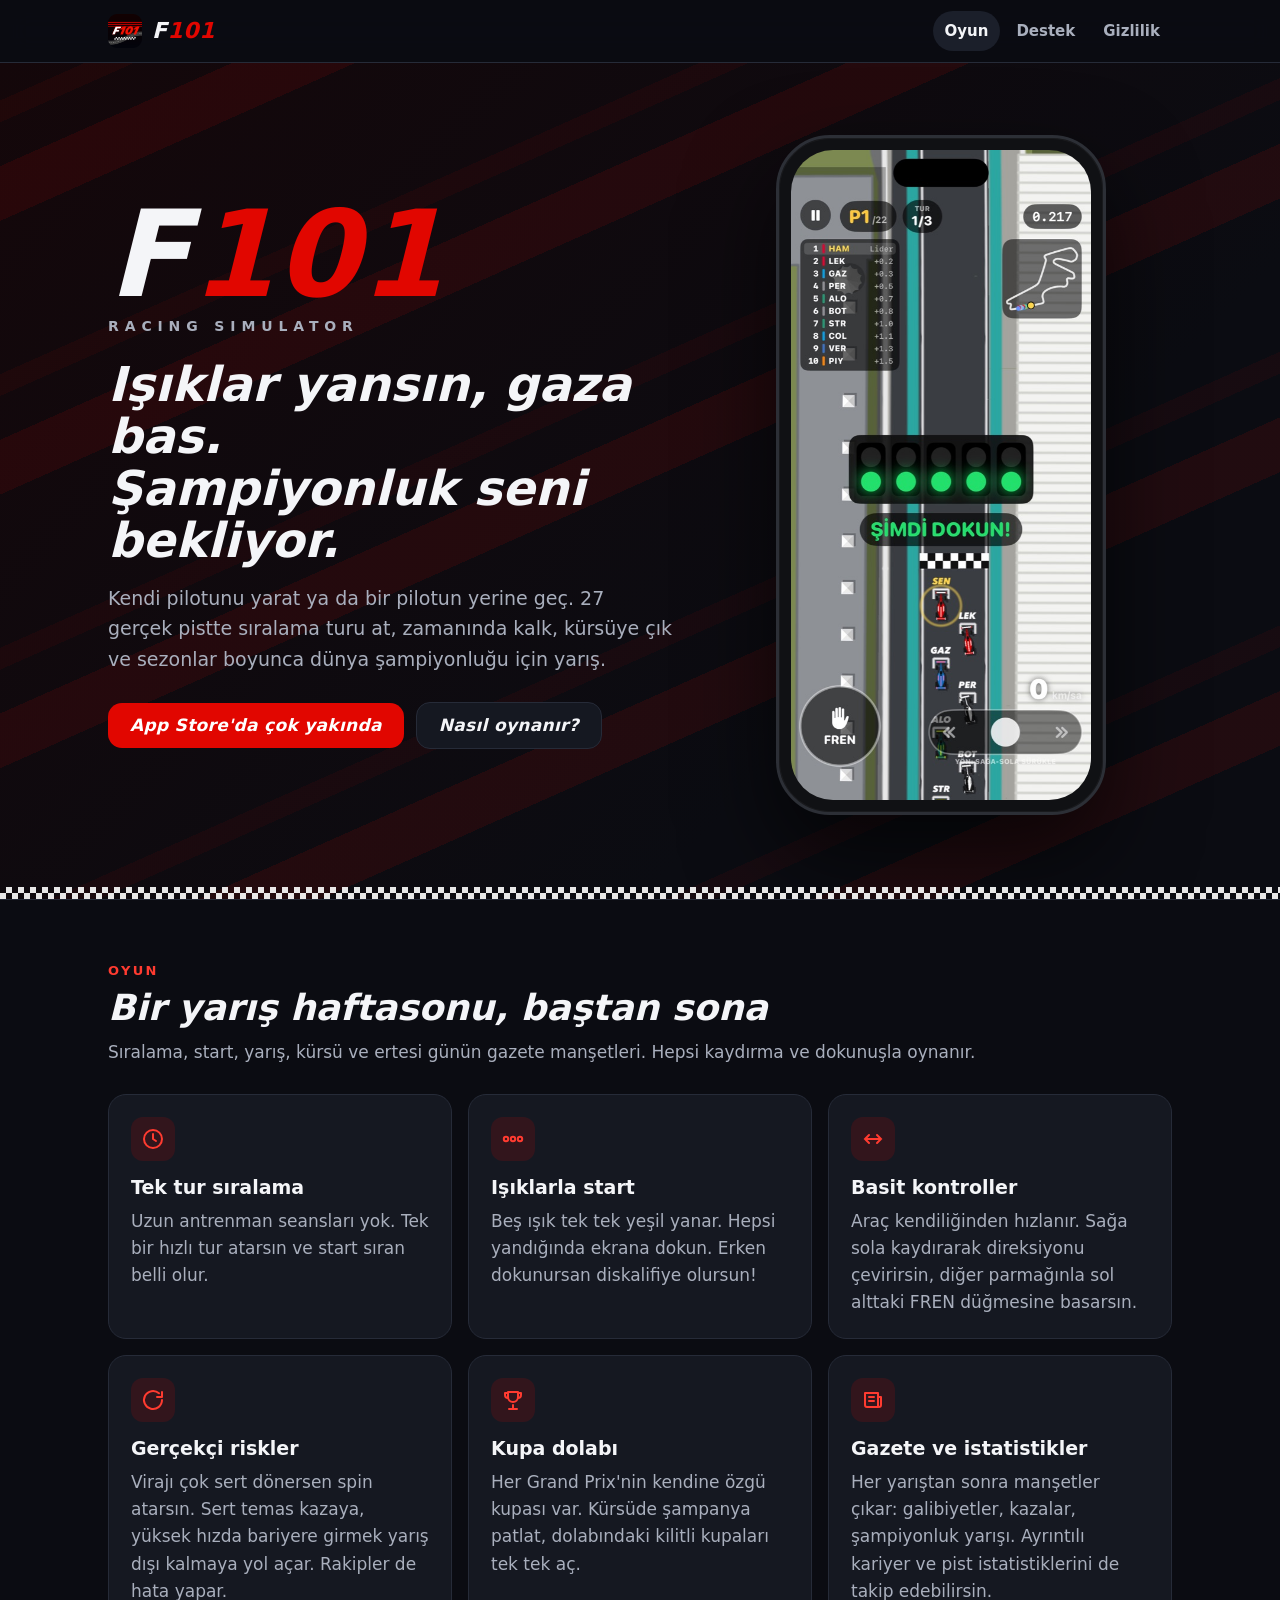
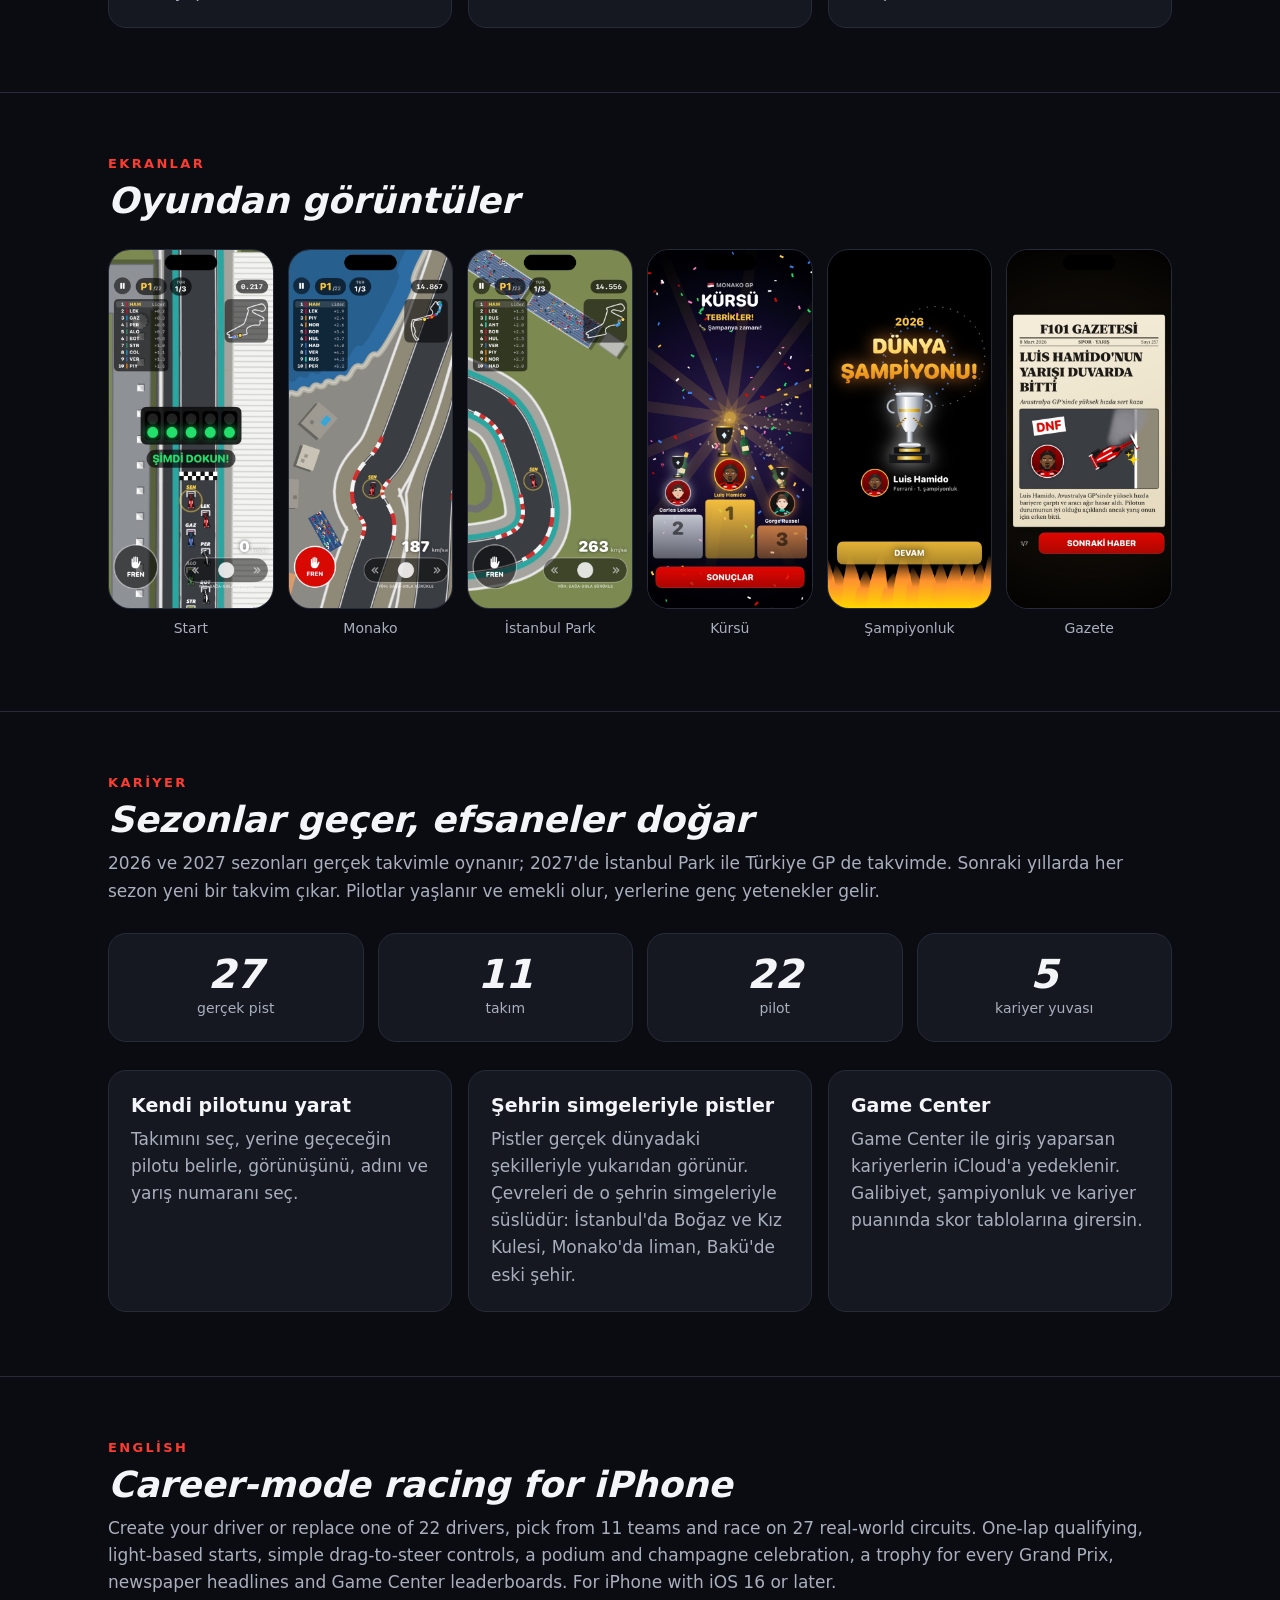
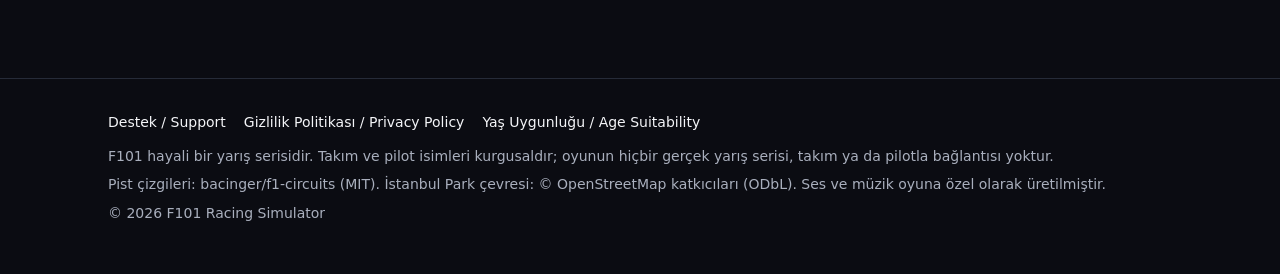
<file: index.html>
<!doctype html>
<html lang="tr">
<head>
  <meta charset="utf-8">
  <meta name="viewport" content="width=device-width, initial-scale=1">
  <title>F101 Racing Simulator</title>
  <meta name="description" content="F101 Racing Simulator: kendi pilotunu yarat, takımını seç ve 27 gerçek pistte dünya şampiyonluğu için yarış. iPhone için kariyer modlu yarış oyunu.">
  <meta name="theme-color" content="#0b0c12">
  <meta property="og:title" content="F101 Racing Simulator">
  <meta property="og:description" content="Kariyer modlu yarış simülatörü: 27 gerçek pist, 11 takım, sezonlar, kupalar ve dünya şampiyonluğu.">
  <meta property="og:image" content="https://demirunluer.github.io/F101RacingSimulator-site/assets/og.jpg">
  <meta property="og:type" content="website">
  <meta name="twitter:card" content="summary_large_image">
  <link rel="icon" href="assets/icon.png">
  <link rel="apple-touch-icon" href="assets/icon.png">
  <link rel="stylesheet" href="style.css">
</head>
<body>
  <header class="site">
    <div class="wrap">
      <a class="brand" href="index.html"><img src="assets/icon.png" alt=""><span>F<b>101</b></span></a>
      <nav class="site">
        <a class="on" href="index.html">Oyun</a>
        <a href="support.html">Destek</a>
        <a href="privacy.html">Gizlilik</a>
      </nav>
    </div>
  </header>

  <section class="hero">
    <div class="wrap">
      <div>
        <p class="logo-big">F<b>101</b></p>
        <p class="logo-sub">RACING SIMULATOR</p>
        <h1>Işıklar yansın, gaza bas.<br>Şampiyonluk seni bekliyor.</h1>
        <p class="lead">Kendi pilotunu yarat ya da bir pilotun yerine geç. 27 gerçek pistte sıralama turu at,
          zamanında kalk, kürsüye çık ve sezonlar boyunca dünya şampiyonluğu için yarış.</p>
        <div class="cta">
          <span class="btn" id="store-soon" aria-disabled="true">App Store'da çok yakında</span>
          <a class="btn" id="store-link" href="#" hidden>App Store'dan İndir</a>
          <a class="btn ghost" href="support.html">Nasıl oynanır?</a>
        </div>
      </div>
      <div class="phone"><img src="assets/1_start-isiklari.jpg" alt="Start ışıkları: beş ışık yeşil, ŞİMDİ DOKUN yazısı ve start ızgarasındaki araçlar"></div>
    </div>
    <div class="checker"></div>
  </section>

  <main>
    <section class="block">
      <div class="wrap">
        <p class="kicker">Oyun</p>
        <h2>Bir yarış haftasonu, baştan sona</h2>
        <p class="muted">Sıralama, start, yarış, kürsü ve ertesi günün gazete manşetleri. Hepsi kaydırma ve dokunuşla oynanır.</p>
        <div class="grid">
          <div class="card">
            <div class="icon"><svg viewBox="0 0 24 24" fill="none" stroke="currentColor" stroke-width="2" stroke-linecap="round" stroke-linejoin="round" aria-hidden="true"><circle cx="12" cy="12" r="9"/><path d="M12 7v5l3 2"/></svg></div>
            <h3>Tek tur sıralama</h3>
            <p class="muted">Uzun antrenman seansları yok. Tek bir hızlı tur atarsın ve start sıran belli olur.</p>
          </div>
          <div class="card">
            <div class="icon"><svg viewBox="0 0 24 24" fill="none" stroke="currentColor" stroke-width="2" aria-hidden="true"><circle cx="5" cy="12" r="2.2"/><circle cx="12" cy="12" r="2.2"/><circle cx="19" cy="12" r="2.2"/></svg></div>
            <h3>Işıklarla start</h3>
            <p class="muted">Beş ışık tek tek yeşil yanar. Hepsi yandığında ekrana dokun. Erken dokunursan diskalifiye olursun!</p>
          </div>
          <div class="card">
            <div class="icon"><svg viewBox="0 0 24 24" fill="none" stroke="currentColor" stroke-width="2" stroke-linecap="round" aria-hidden="true"><path d="M4 12h16M8 8l-4 4 4 4M16 8l4 4-4 4"/></svg></div>
            <h3>Basit kontroller</h3>
            <p class="muted">Araç kendiliğinden hızlanır. Sağa sola kaydırarak direksiyonu çevirirsin, diğer parmağınla sol alttaki FREN düğmesine basarsın.</p>
          </div>
          <div class="card">
            <div class="icon"><svg viewBox="0 0 24 24" fill="none" stroke="currentColor" stroke-width="2" stroke-linecap="round" stroke-linejoin="round" aria-hidden="true"><path d="M21 12a9 9 0 1 1-3-6.7"/><path d="M21 4v5h-5"/></svg></div>
            <h3>Gerçekçi riskler</h3>
            <p class="muted">Virajı çok sert dönersen spin atarsın. Sert temas kazaya, yüksek hızda bariyere girmek yarış dışı kalmaya yol açar. Rakipler de hata yapar.</p>
          </div>
          <div class="card">
            <div class="icon"><svg viewBox="0 0 24 24" fill="none" stroke="currentColor" stroke-width="2" stroke-linecap="round" stroke-linejoin="round" aria-hidden="true"><path d="M8 21h8M12 17v4M7 4h10v5a5 5 0 0 1-10 0V4z"/><path d="M17 5h3v2a3 3 0 0 1-3 3M7 5H4v2a3 3 0 0 0 3 3"/></svg></div>
            <h3>Kupa dolabı</h3>
            <p class="muted">Her Grand Prix'nin kendine özgü kupası var. Kürsüde şampanya patlat, dolabındaki kilitli kupaları tek tek aç.</p>
          </div>
          <div class="card">
            <div class="icon"><svg viewBox="0 0 24 24" fill="none" stroke="currentColor" stroke-width="2" stroke-linecap="round" stroke-linejoin="round" aria-hidden="true"><path d="M4 5h13v14H6a2 2 0 0 1-2-2V5z"/><path d="M17 9h3v8a2 2 0 0 1-2 2"/><path d="M8 9h5M8 13h5"/></svg></div>
            <h3>Gazete ve istatistikler</h3>
            <p class="muted">Her yarıştan sonra manşetler çıkar: galibiyetler, kazalar, şampiyonluk yarışı. Ayrıntılı kariyer ve pist istatistiklerini de takip edebilirsin.</p>
          </div>
        </div>
      </div>
    </section>

    <section class="block">
      <div class="wrap">
        <p class="kicker">Ekranlar</p>
        <h2>Oyundan görüntüler</h2>
        <div class="shots">
          <figure><img src="assets/1_start-isiklari.jpg" alt="Start ışıkları ve start ızgarası" loading="lazy"><figcaption>Start</figcaption></figure>
          <figure><img src="assets/2_monako-yaris.jpg" alt="Monako'da liman kenarında yarış" loading="lazy"><figcaption>Monako</figcaption></figure>
          <figure><img src="assets/3_istanbul-yaris.jpg" alt="İstanbul Park'ta yarış" loading="lazy"><figcaption>İstanbul Park</figcaption></figure>
          <figure><img src="assets/4_kursu.jpg" alt="Kürsü ve kupalar" loading="lazy"><figcaption>Kürsü</figcaption></figure>
          <figure><img src="assets/5_dunya-sampiyonu.jpg" alt="Dünya şampiyonluğu kutlaması" loading="lazy"><figcaption>Şampiyonluk</figcaption></figure>
          <figure><img src="assets/6_gazete.jpg" alt="Yarış sonrası gazete manşeti" loading="lazy"><figcaption>Gazete</figcaption></figure>
        </div>
      </div>
    </section>

    <section class="block">
      <div class="wrap">
        <p class="kicker">Kariyer</p>
        <h2>Sezonlar geçer, efsaneler doğar</h2>
        <p class="muted">2026 ve 2027 sezonları gerçek takvimle oynanır; 2027'de İstanbul Park ile Türkiye GP de takvimde.
          Sonraki yıllarda her sezon yeni bir takvim çıkar. Pilotlar yaşlanır ve emekli olur, yerlerine genç yetenekler gelir.</p>
        <div class="stats">
          <div class="stat"><b>27</b><span>gerçek pist</span></div>
          <div class="stat"><b>11</b><span>takım</span></div>
          <div class="stat"><b>22</b><span>pilot</span></div>
          <div class="stat"><b>5</b><span>kariyer yuvası</span></div>
        </div>
        <div class="grid">
          <div class="card">
            <h3>Kendi pilotunu yarat</h3>
            <p class="muted">Takımını seç, yerine geçeceğin pilotu belirle, görünüşünü, adını ve yarış numaranı seç.</p>
          </div>
          <div class="card">
            <h3>Şehrin simgeleriyle pistler</h3>
            <p class="muted">Pistler gerçek dünyadaki şekilleriyle yukarıdan görünür. Çevreleri de o şehrin simgeleriyle süslüdür: İstanbul'da Boğaz ve Kız Kulesi, Monako'da liman, Bakü'de eski şehir.</p>
          </div>
          <div class="card">
            <h3>Game Center</h3>
            <p class="muted">Game Center ile giriş yaparsan kariyerlerin iCloud'a yedeklenir. Galibiyet, şampiyonluk ve kariyer puanında skor tablolarına girersin.</p>
          </div>
        </div>
      </div>
    </section>

    <section class="block">
      <div class="wrap">
        <p class="kicker">English</p>
        <h2>Career-mode racing for iPhone</h2>
        <p class="muted">Create your driver or replace one of 22 drivers, pick from 11 teams and race on 27 real-world circuits.
          One-lap qualifying, light-based starts, simple drag-to-steer controls, a podium and champagne celebration,
          a trophy for every Grand Prix, newspaper headlines and Game Center leaderboards. For iPhone with iOS 16 or later.</p>
      </div>
    </section>
  </main>

  <footer class="site">
    <div class="wrap">
      <div class="links">
        <a href="support.html">Destek / Support</a>
        <a href="privacy.html">Gizlilik Politikası / Privacy Policy</a>
        <a href="#" data-store hidden>App Store</a>
        <a href="age.html">Yaş Uygunluğu / Age Suitability</a>
      </div>
      <p>F101 hayali bir yarış serisidir. Takım ve pilot isimleri kurgusaldır; oyunun hiçbir gerçek yarış serisi, takım ya da pilotla bağlantısı yoktur.</p>
      <p>Pist çizgileri: bacinger/f1-circuits (MIT). İstanbul Park çevresi: © OpenStreetMap katkıcıları (ODbL). Ses ve müzik oyuna özel olarak üretilmiştir.</p>
      <p>© 2026 F101 Racing Simulator</p>
    </div>
  </footer>
  <script>
    // Oyun App Store'da yayınlandığında "çok yakında" yerine mağaza bağlantısı kendiliğinden görünür.
    (async () => {
      for (const country of ["tr", "us"]) {
        try {
          const r = await fetch("https://itunes.apple.com/lookup?bundleId=com.demirunluer.F101RacingSimulator&country=" + country);
          const app = (await r.json()).results?.[0];
          if (!app?.trackViewUrl) continue;
          const link = document.getElementById("store-link");
          link.href = app.trackViewUrl;
          link.hidden = false;
          document.getElementById("store-soon").hidden = true;
          document.querySelectorAll("[data-store]").forEach(a => { a.href = app.trackViewUrl; a.hidden = false; });
          return;
        } catch (e) { /* bağlantı yoksa "çok yakında" kalır */ }
      }
    })();
  </script>
</body>
</html>
</file>
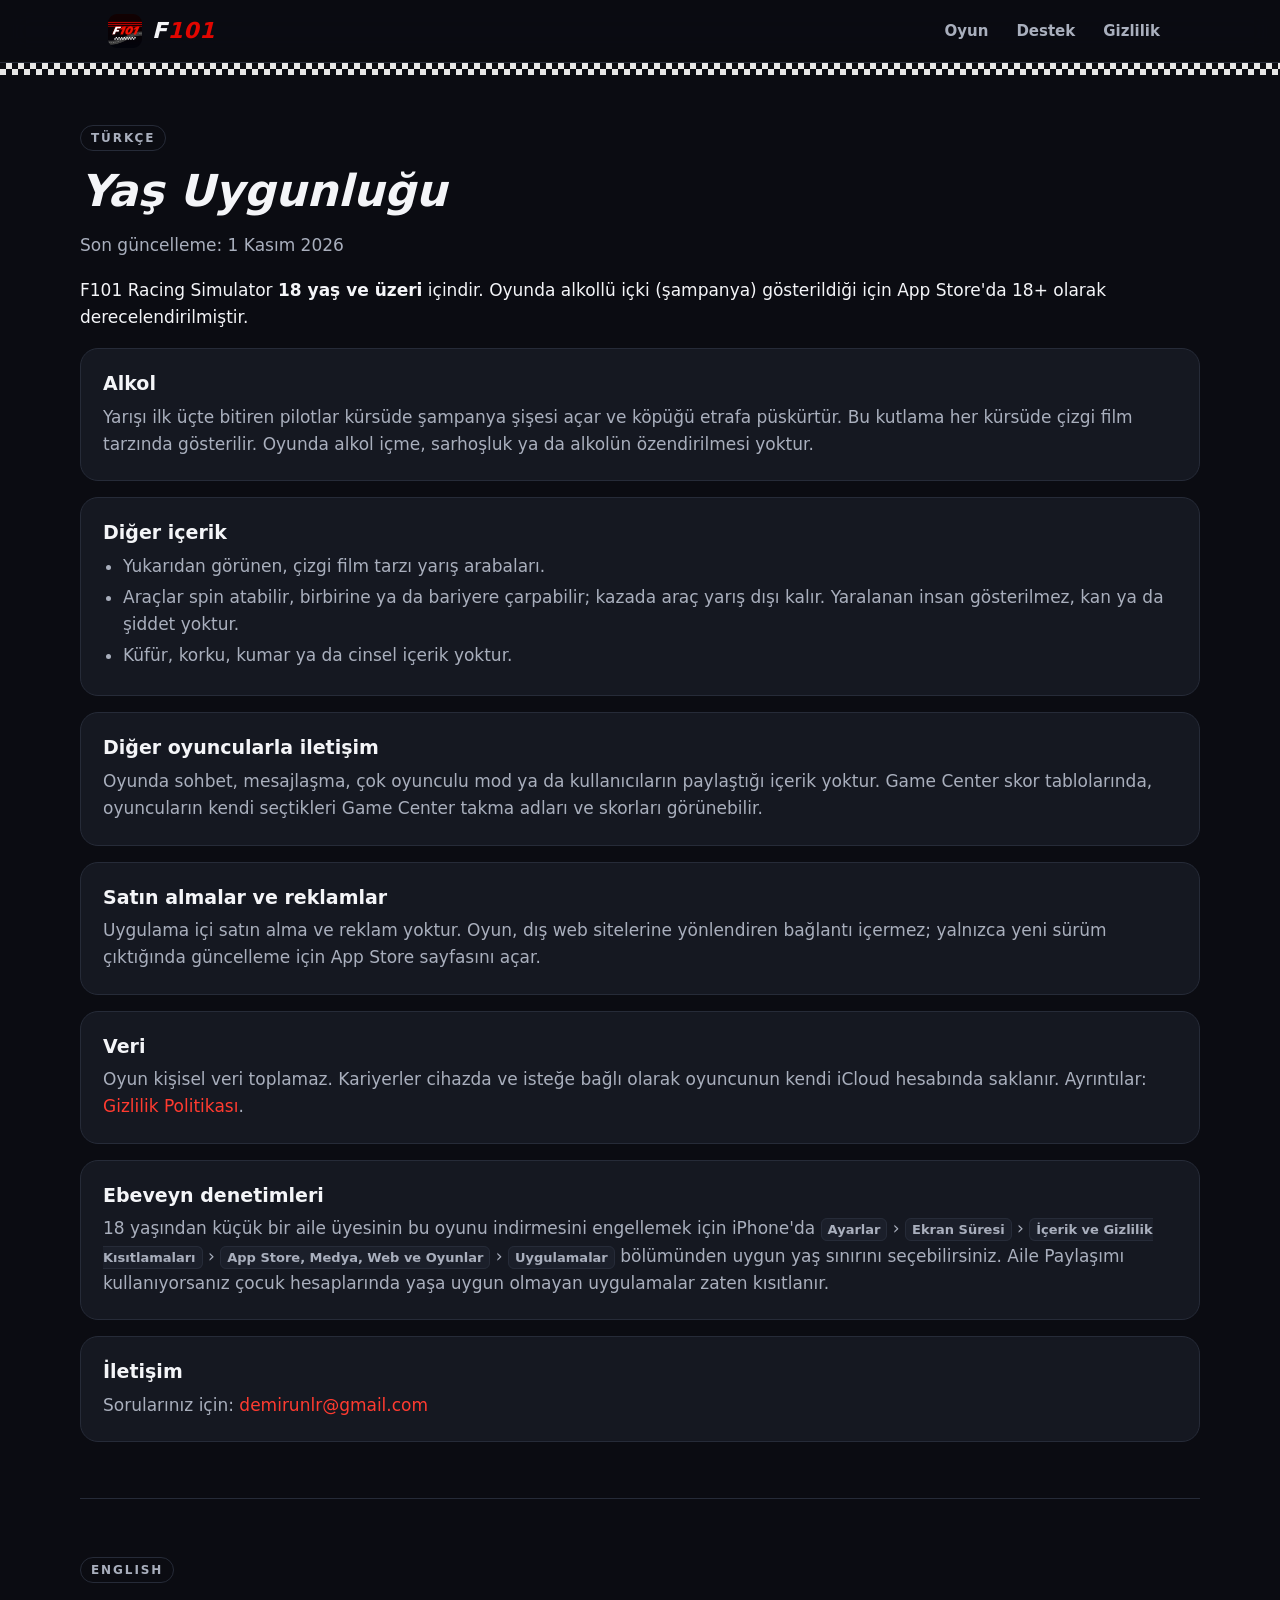
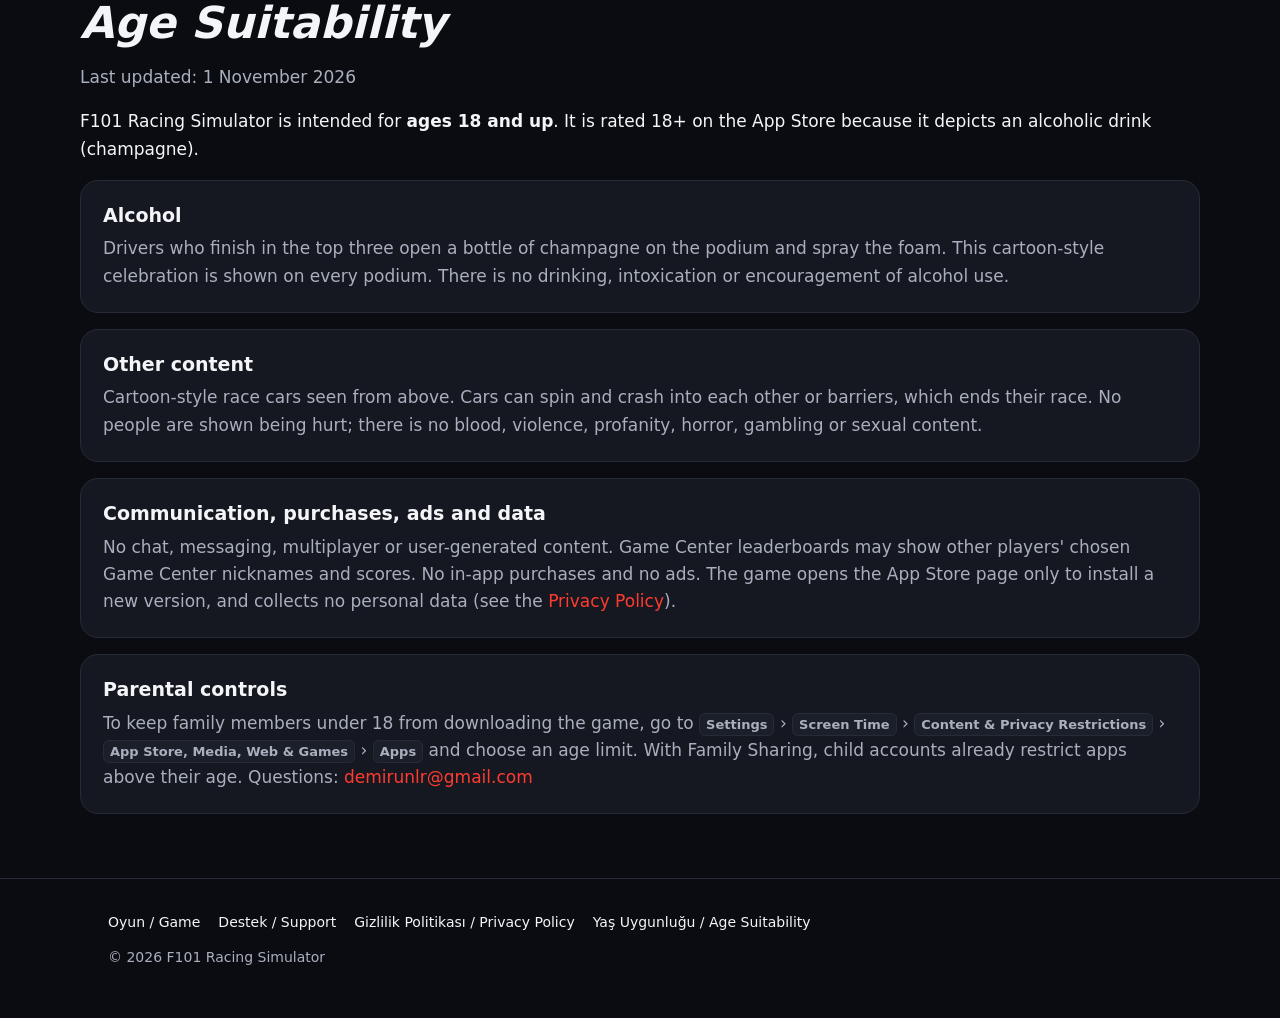
<file: age.html>
<!doctype html>
<html lang="tr">
<head>
  <meta charset="utf-8">
  <meta name="viewport" content="width=device-width, initial-scale=1">
  <title>Yaş Uygunluğu · F101 Racing Simulator</title>
  <meta name="description" content="F101 Racing Simulator 18 yaş ve üzeri içindir: içerik, iletişim özellikleri, satın almalar ve ebeveyn denetimleri.">
  <meta name="theme-color" content="#0b0c12">
  <link rel="icon" href="assets/icon.png">
  <link rel="stylesheet" href="style.css">
</head>
<body>
  <header class="site">
    <div class="wrap">
      <a class="brand" href="index.html"><img src="assets/icon.png" alt=""><span>F<b>101</b></span></a>
      <nav class="site">
        <a href="index.html">Oyun</a>
        <a href="support.html">Destek</a>
        <a href="privacy.html">Gizlilik</a>
      </nav>
    </div>
  </header>
  <div class="checker"></div>

  <main class="doc wrap">
    <p class="lang">TÜRKÇE</p>
    <h1>Yaş Uygunluğu</h1>
    <p class="muted">Son güncelleme: 1 Kasım 2026</p>
    <p>F101 Racing Simulator <strong>18 yaş ve üzeri</strong> içindir. Oyunda alkollü içki (şampanya) gösterildiği için
      App Store'da 18+ olarak derecelendirilmiştir.</p>

    <div class="card">
      <h3>Alkol</h3>
      <p class="muted">Yarışı ilk üçte bitiren pilotlar kürsüde şampanya şişesi açar ve köpüğü etrafa püskürtür. Bu kutlama her kürsüde
        çizgi film tarzında gösterilir. Oyunda alkol içme, sarhoşluk ya da alkolün özendirilmesi yoktur.</p>
    </div>
    <div class="card">
      <h3>Diğer içerik</h3>
      <ul class="clean muted">
        <li>Yukarıdan görünen, çizgi film tarzı yarış arabaları.</li>
        <li>Araçlar spin atabilir, birbirine ya da bariyere çarpabilir; kazada araç yarış dışı kalır. Yaralanan insan gösterilmez, kan ya da şiddet yoktur.</li>
        <li>Küfür, korku, kumar ya da cinsel içerik yoktur.</li>
      </ul>
    </div>
    <div class="card">
      <h3>Diğer oyuncularla iletişim</h3>
      <p class="muted">Oyunda sohbet, mesajlaşma, çok oyunculu mod ya da kullanıcıların paylaştığı içerik yoktur. Game Center skor tablolarında,
        oyuncuların kendi seçtikleri Game Center takma adları ve skorları görünebilir.</p>
    </div>
    <div class="card">
      <h3>Satın almalar ve reklamlar</h3>
      <p class="muted">Uygulama içi satın alma ve reklam yoktur. Oyun, dış web sitelerine yönlendiren bağlantı içermez; yalnızca yeni sürüm çıktığında
        güncelleme için App Store sayfasını açar.</p>
    </div>
    <div class="card">
      <h3>Veri</h3>
      <p class="muted">Oyun kişisel veri toplamaz. Kariyerler cihazda ve isteğe bağlı olarak oyuncunun kendi iCloud hesabında saklanır.
        Ayrıntılar: <a href="privacy.html">Gizlilik Politikası</a>.</p>
    </div>
    <div class="card">
      <h3>Ebeveyn denetimleri</h3>
      <p class="muted">18 yaşından küçük bir aile üyesinin bu oyunu indirmesini engellemek için iPhone'da
        <kbd>Ayarlar</kbd> › <kbd>Ekran Süresi</kbd> › <kbd>İçerik ve Gizlilik Kısıtlamaları</kbd> › <kbd>App Store, Medya, Web ve Oyunlar</kbd> ›
        <kbd>Uygulamalar</kbd> bölümünden uygun yaş sınırını seçebilirsiniz. Aile Paylaşımı kullanıyorsanız çocuk hesaplarında
        yaşa uygun olmayan uygulamalar zaten kısıtlanır.</p>
    </div>
    <div class="card">
      <h3>İletişim</h3>
      <p class="muted">Sorularınız için: <a href="mailto:demirunlr@gmail.com?subject=F101%20Racing%20Simulator%20Ya%C5%9F%20Uygunlu%C4%9Fu">demirunlr@gmail.com</a></p>
    </div>

    <hr class="sep">

    <p class="lang">ENGLISH</p>
    <h1>Age Suitability</h1>
    <p class="muted">Last updated: 1 November 2026</p>
    <p>F101 Racing Simulator is intended for <strong>ages 18 and up</strong>. It is rated 18+ on the App Store because it depicts an alcoholic drink (champagne).</p>
    <div class="card">
      <h3>Alcohol</h3>
      <p class="muted">Drivers who finish in the top three open a bottle of champagne on the podium and spray the foam. This cartoon-style celebration
        is shown on every podium. There is no drinking, intoxication or encouragement of alcohol use.</p>
    </div>
    <div class="card">
      <h3>Other content</h3>
      <p class="muted">Cartoon-style race cars seen from above. Cars can spin and crash into each other or barriers, which ends their race. No people are shown being hurt;
        there is no blood, violence, profanity, horror, gambling or sexual content.</p>
    </div>
    <div class="card">
      <h3>Communication, purchases, ads and data</h3>
      <p class="muted">No chat, messaging, multiplayer or user-generated content. Game Center leaderboards may show other players' chosen Game Center nicknames and scores.
        No in-app purchases and no ads. The game opens the App Store page only to install a new version, and collects no personal data
        (see the <a href="privacy.html">Privacy Policy</a>).</p>
    </div>
    <div class="card">
      <h3>Parental controls</h3>
      <p class="muted">To keep family members under 18 from downloading the game, go to <kbd>Settings</kbd> › <kbd>Screen Time</kbd> ›
        <kbd>Content &amp; Privacy Restrictions</kbd> › <kbd>App Store, Media, Web &amp; Games</kbd> › <kbd>Apps</kbd> and choose an age limit.
        With Family Sharing, child accounts already restrict apps above their age.
        Questions: <a href="mailto:demirunlr@gmail.com">demirunlr@gmail.com</a></p>
    </div>
  </main>

  <footer class="site">
    <div class="wrap">
      <div class="links">
        <a href="index.html">Oyun / Game</a>
        <a href="support.html">Destek / Support</a>
        <a href="privacy.html">Gizlilik Politikası / Privacy Policy</a>
        <a href="age.html">Yaş Uygunluğu / Age Suitability</a>
      </div>
      <p>© 2026 F101 Racing Simulator</p>
    </div>
  </footer>
</body>
</html>
</file>
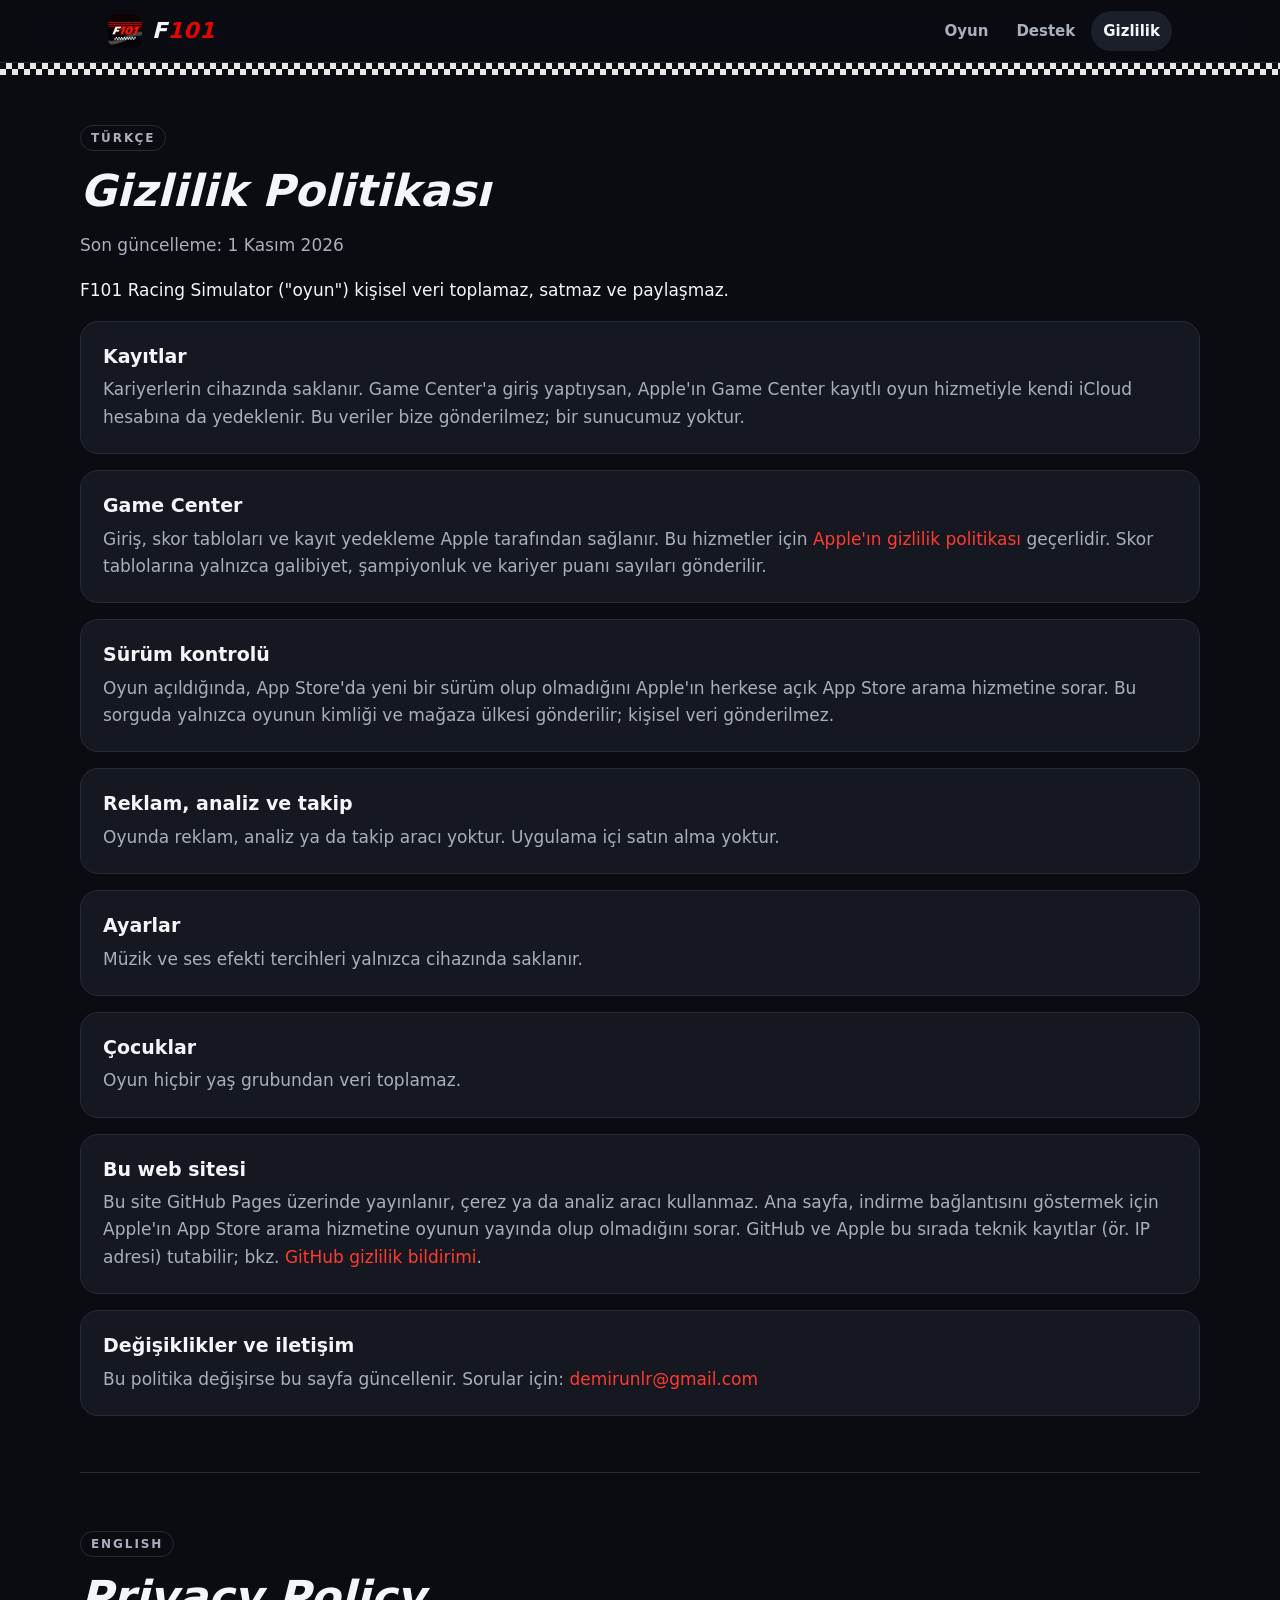
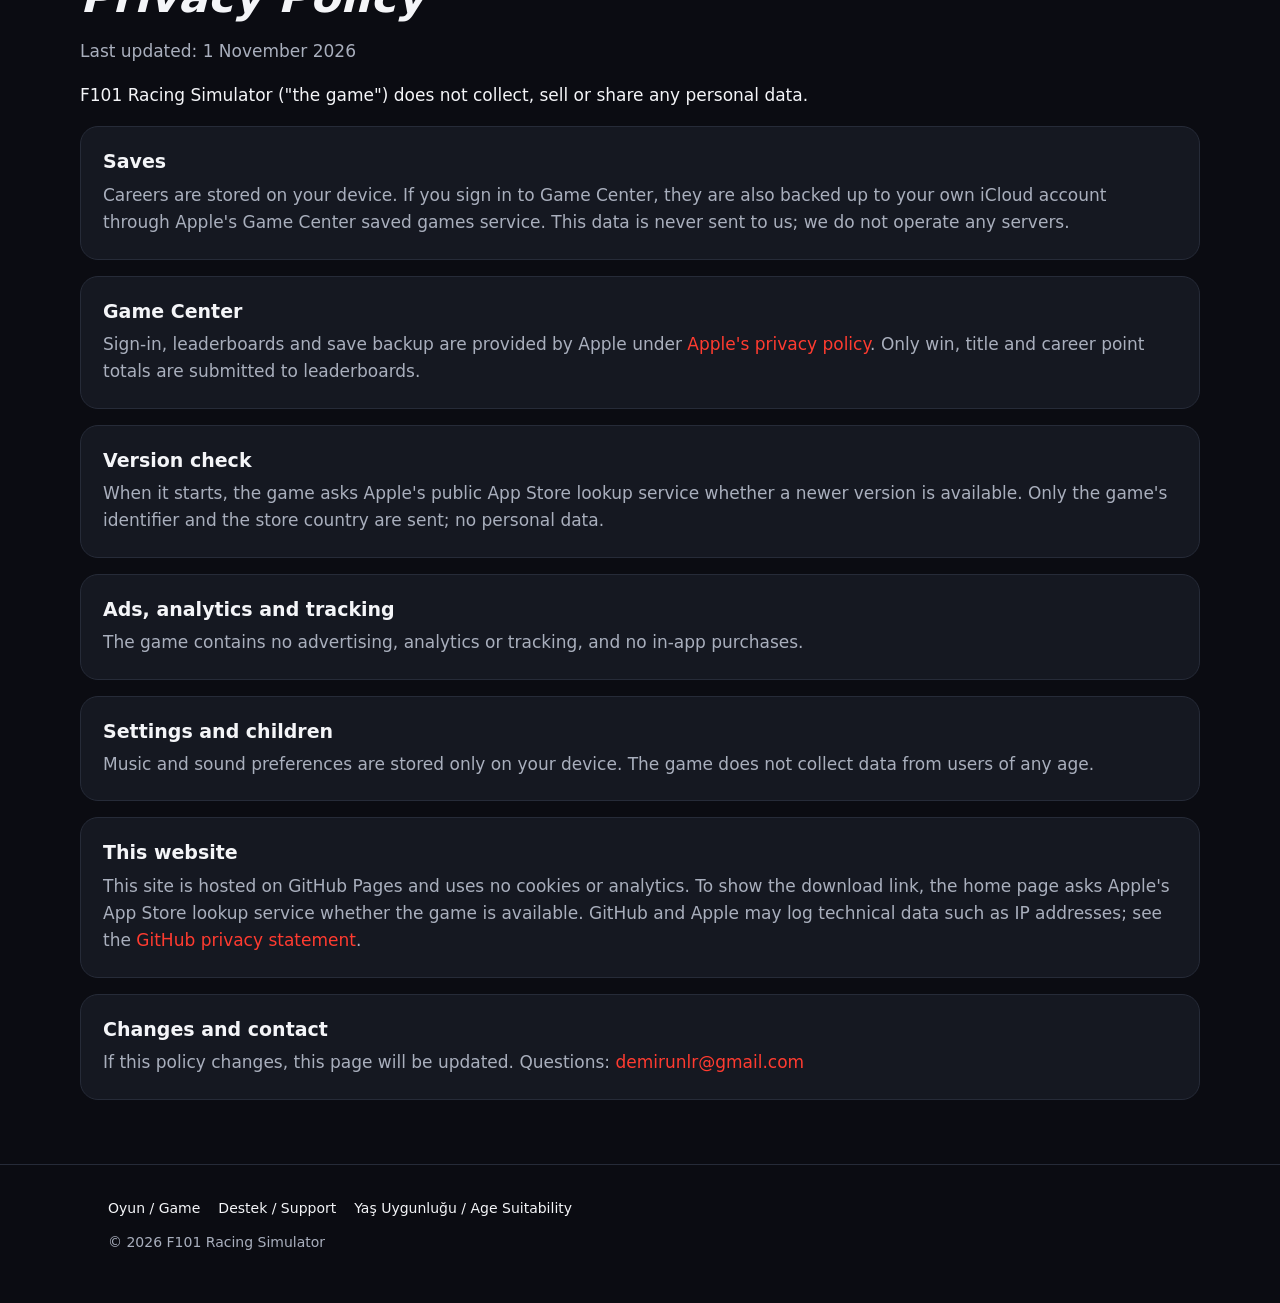
<file: privacy.html>
<!doctype html>
<html lang="tr">
<head>
  <meta charset="utf-8">
  <meta name="viewport" content="width=device-width, initial-scale=1">
  <title>Gizlilik Politikası · F101 Racing Simulator</title>
  <meta name="description" content="F101 Racing Simulator gizlilik politikası: oyun kişisel veri toplamaz.">
  <meta name="theme-color" content="#0b0c12">
  <link rel="icon" href="assets/icon.png">
  <link rel="stylesheet" href="style.css">
</head>
<body>
  <header class="site">
    <div class="wrap">
      <a class="brand" href="index.html"><img src="assets/icon.png" alt=""><span>F<b>101</b></span></a>
      <nav class="site">
        <a href="index.html">Oyun</a>
        <a href="support.html">Destek</a>
        <a class="on" href="privacy.html">Gizlilik</a>
      </nav>
    </div>
  </header>
  <div class="checker"></div>

  <main class="doc wrap">
    <p class="lang">TÜRKÇE</p>
    <h1>Gizlilik Politikası</h1>
    <p class="muted">Son güncelleme: 1 Kasım 2026</p>
    <p>F101 Racing Simulator ("oyun") kişisel veri toplamaz, satmaz ve paylaşmaz.</p>

    <div class="card">
      <h3>Kayıtlar</h3>
      <p class="muted">Kariyerlerin cihazında saklanır. Game Center'a giriş yaptıysan, Apple'ın Game Center kayıtlı oyun hizmetiyle kendi iCloud hesabına da yedeklenir.
        Bu veriler bize gönderilmez; bir sunucumuz yoktur.</p>
    </div>
    <div class="card">
      <h3>Game Center</h3>
      <p class="muted">Giriş, skor tabloları ve kayıt yedekleme Apple tarafından sağlanır. Bu hizmetler için
        <a href="https://www.apple.com/legal/privacy/">Apple'ın gizlilik politikası</a> geçerlidir. Skor tablolarına yalnızca galibiyet, şampiyonluk ve kariyer puanı sayıları gönderilir.</p>
    </div>
    <div class="card">
      <h3>Sürüm kontrolü</h3>
      <p class="muted">Oyun açıldığında, App Store'da yeni bir sürüm olup olmadığını Apple'ın herkese açık App Store arama hizmetine sorar.
        Bu sorguda yalnızca oyunun kimliği ve mağaza ülkesi gönderilir; kişisel veri gönderilmez.</p>
    </div>
    <div class="card">
      <h3>Reklam, analiz ve takip</h3>
      <p class="muted">Oyunda reklam, analiz ya da takip aracı yoktur. Uygulama içi satın alma yoktur.</p>
    </div>
    <div class="card">
      <h3>Ayarlar</h3>
      <p class="muted">Müzik ve ses efekti tercihleri yalnızca cihazında saklanır.</p>
    </div>
    <div class="card">
      <h3>Çocuklar</h3>
      <p class="muted">Oyun hiçbir yaş grubundan veri toplamaz.</p>
    </div>
    <div class="card">
      <h3>Bu web sitesi</h3>
      <p class="muted">Bu site GitHub Pages üzerinde yayınlanır, çerez ya da analiz aracı kullanmaz. Ana sayfa, indirme bağlantısını göstermek için
        Apple'ın App Store arama hizmetine oyunun yayında olup olmadığını sorar. GitHub ve Apple bu sırada teknik kayıtlar (ör. IP adresi) tutabilir; bkz.
        <a href="https://docs.github.com/site-policy/privacy-policies/github-general-privacy-statement">GitHub gizlilik bildirimi</a>.</p>
    </div>
    <div class="card">
      <h3>Değişiklikler ve iletişim</h3>
      <p class="muted">Bu politika değişirse bu sayfa güncellenir. Sorular için: <a href="mailto:demirunlr@gmail.com">demirunlr@gmail.com</a></p>
    </div>

    <hr class="sep">

    <p class="lang">ENGLISH</p>
    <h1>Privacy Policy</h1>
    <p class="muted">Last updated: 1 November 2026</p>
    <p>F101 Racing Simulator ("the game") does not collect, sell or share any personal data.</p>
    <div class="card">
      <h3>Saves</h3>
      <p class="muted">Careers are stored on your device. If you sign in to Game Center, they are also backed up to your own iCloud account through Apple's Game Center saved games service.
        This data is never sent to us; we do not operate any servers.</p>
    </div>
    <div class="card">
      <h3>Game Center</h3>
      <p class="muted">Sign-in, leaderboards and save backup are provided by Apple under <a href="https://www.apple.com/legal/privacy/">Apple's privacy policy</a>.
        Only win, title and career point totals are submitted to leaderboards.</p>
    </div>
    <div class="card">
      <h3>Version check</h3>
      <p class="muted">When it starts, the game asks Apple's public App Store lookup service whether a newer version is available.
        Only the game's identifier and the store country are sent; no personal data.</p>
    </div>
    <div class="card">
      <h3>Ads, analytics and tracking</h3>
      <p class="muted">The game contains no advertising, analytics or tracking, and no in-app purchases.</p>
    </div>
    <div class="card">
      <h3>Settings and children</h3>
      <p class="muted">Music and sound preferences are stored only on your device. The game does not collect data from users of any age.</p>
    </div>
    <div class="card">
      <h3>This website</h3>
      <p class="muted">This site is hosted on GitHub Pages and uses no cookies or analytics. To show the download link, the home page asks Apple's App Store
        lookup service whether the game is available. GitHub and Apple may log technical data such as IP addresses; see the
        <a href="https://docs.github.com/site-policy/privacy-policies/github-general-privacy-statement">GitHub privacy statement</a>.</p>
    </div>
    <div class="card">
      <h3>Changes and contact</h3>
      <p class="muted">If this policy changes, this page will be updated. Questions: <a href="mailto:demirunlr@gmail.com">demirunlr@gmail.com</a></p>
    </div>
  </main>

  <footer class="site">
    <div class="wrap">
      <div class="links">
        <a href="index.html">Oyun / Game</a>
        <a href="support.html">Destek / Support</a>
        <a href="age.html">Yaş Uygunluğu / Age Suitability</a>
      </div>
      <p>© 2026 F101 Racing Simulator</p>
    </div>
  </footer>
</body>
</html>
</file>
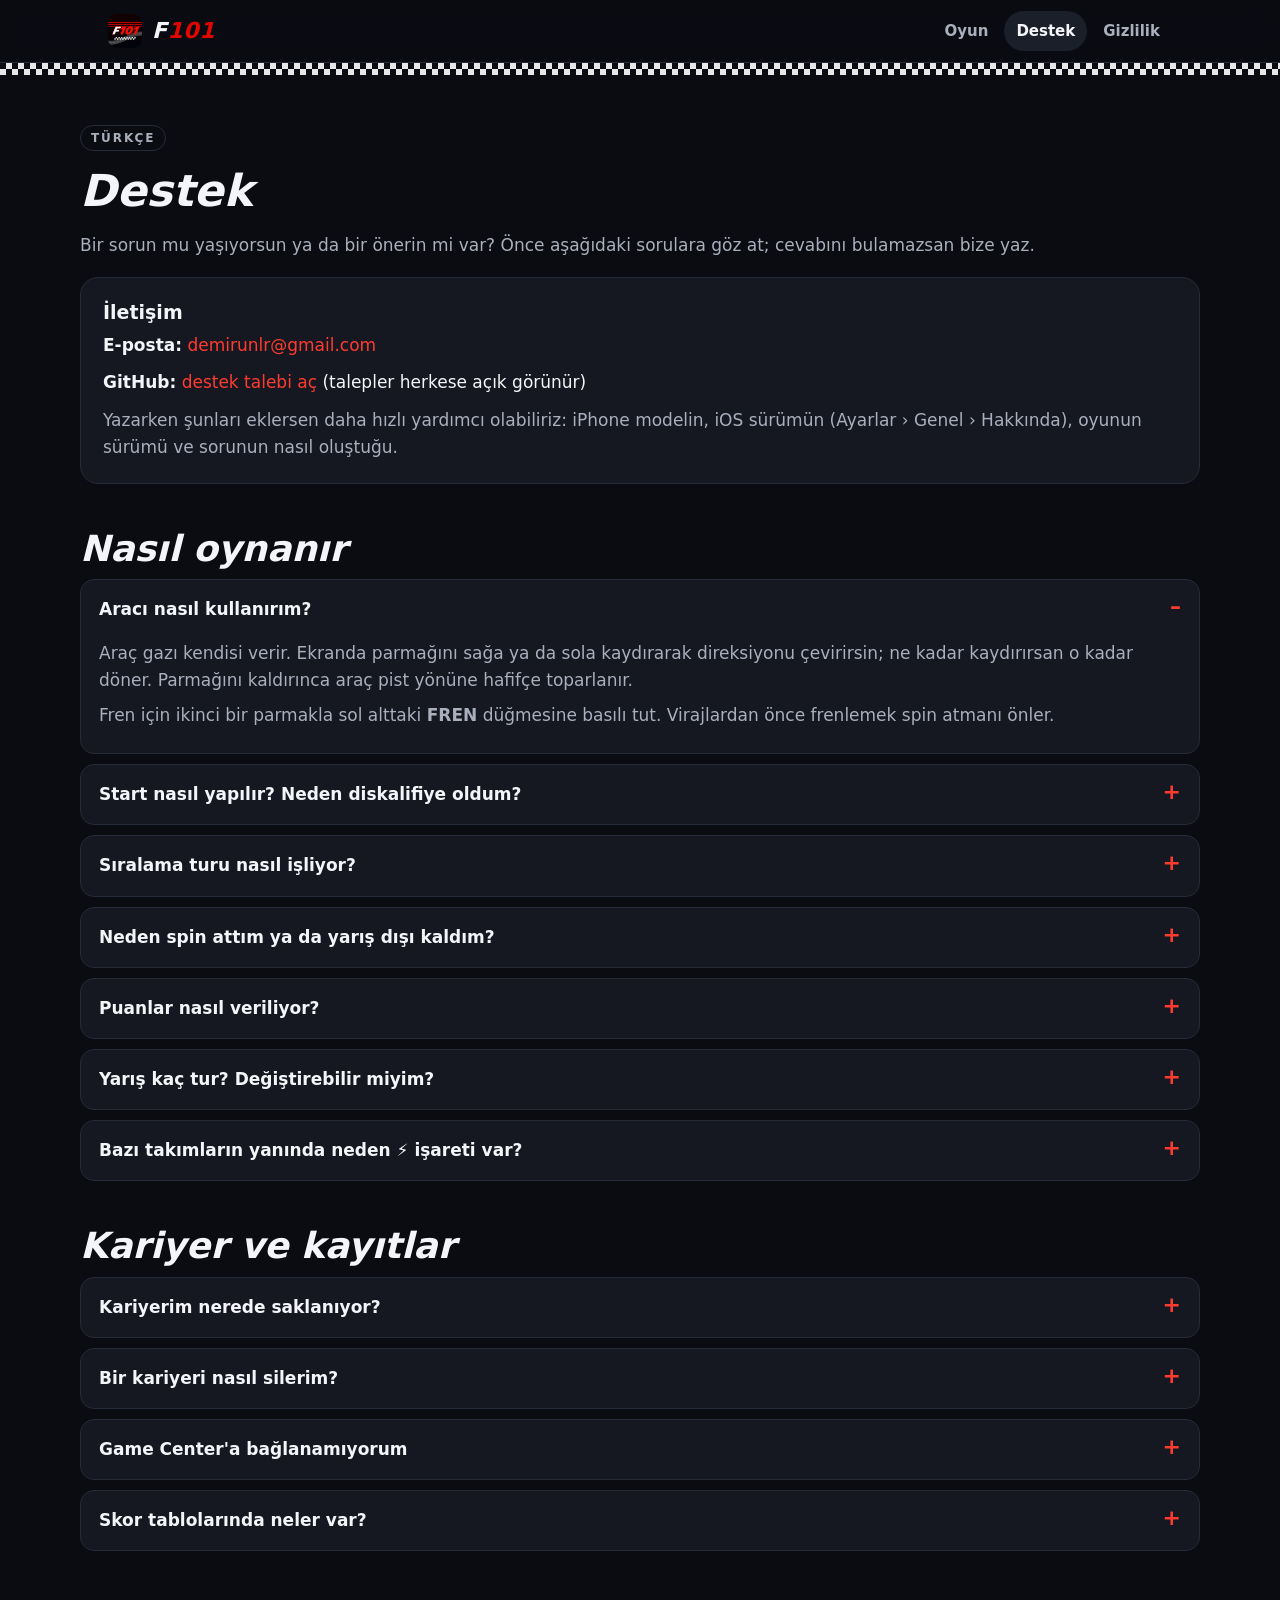
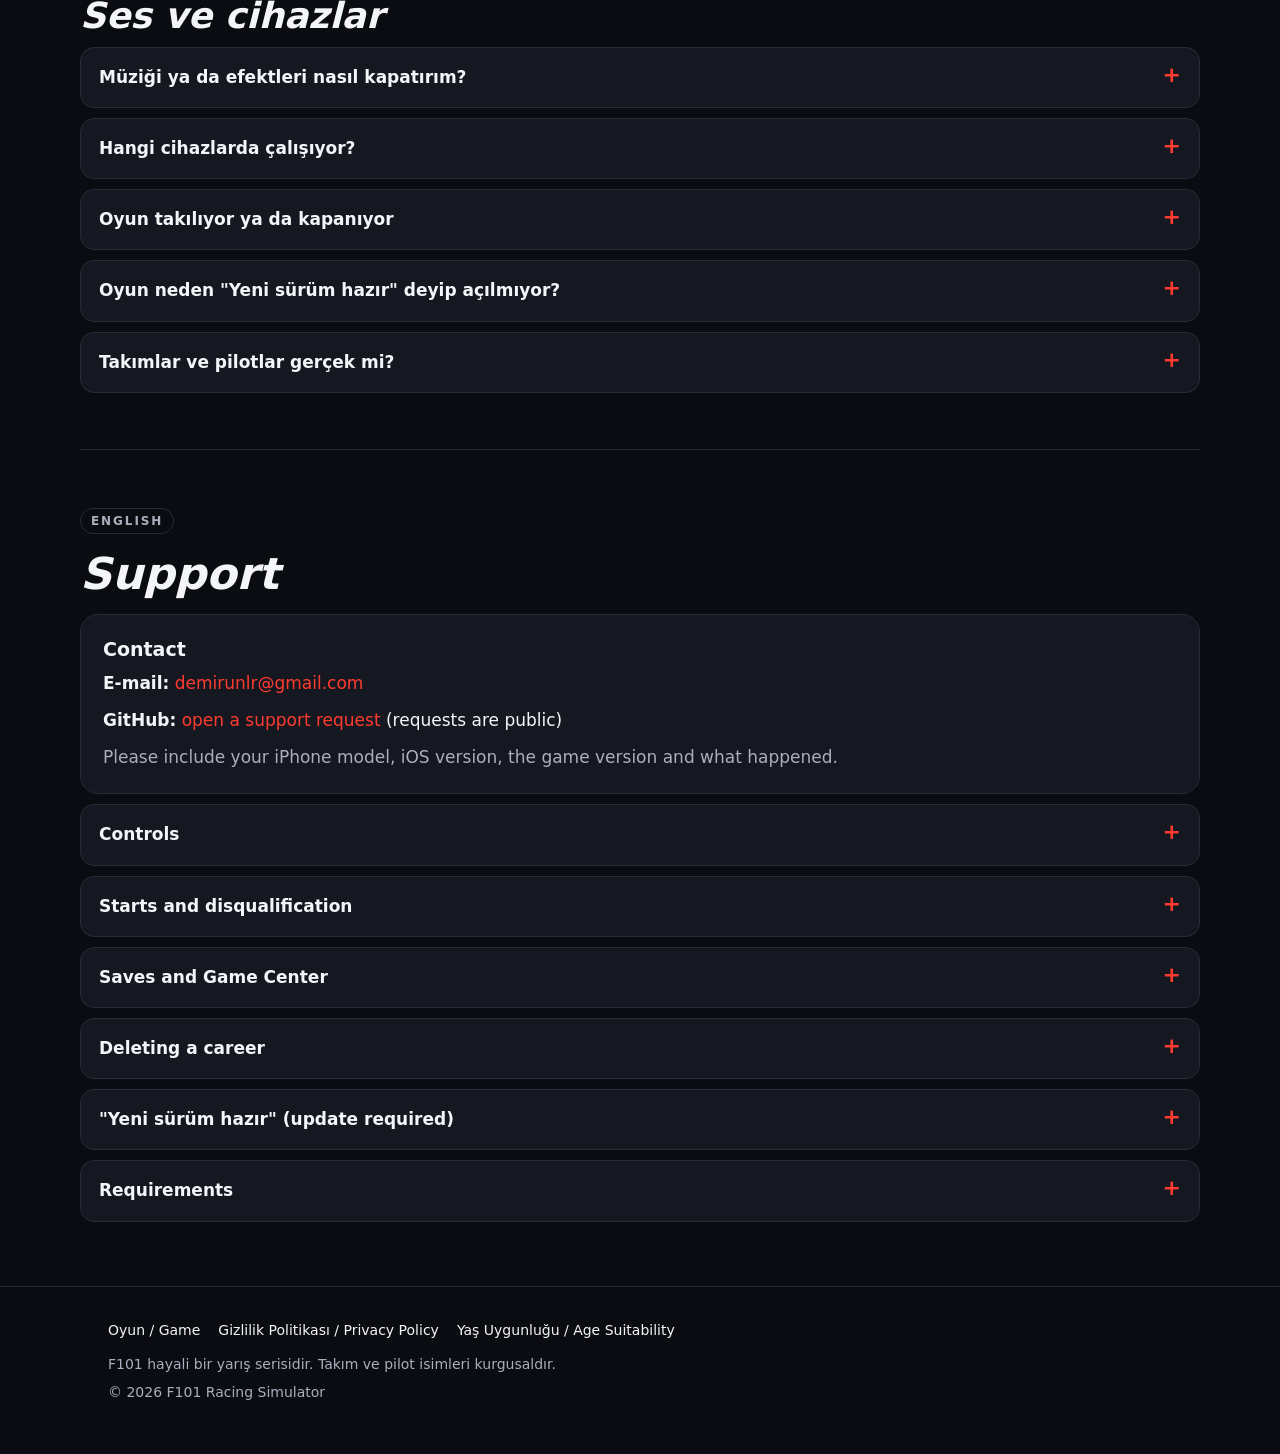
<file: support.html>
<!doctype html>
<html lang="tr">
<head>
  <meta charset="utf-8">
  <meta name="viewport" content="width=device-width, initial-scale=1">
  <title>Destek · F101 Racing Simulator</title>
  <meta name="description" content="F101 Racing Simulator destek: kontroller, kariyer, kayıtlar, Game Center ve iletişim.">
  <meta name="theme-color" content="#0b0c12">
  <link rel="icon" href="assets/icon.png">
  <link rel="stylesheet" href="style.css">
</head>
<body>
  <header class="site">
    <div class="wrap">
      <a class="brand" href="index.html"><img src="assets/icon.png" alt=""><span>F<b>101</b></span></a>
      <nav class="site">
        <a href="index.html">Oyun</a>
        <a class="on" href="support.html">Destek</a>
        <a href="privacy.html">Gizlilik</a>
      </nav>
    </div>
  </header>
  <div class="checker"></div>

  <main class="doc wrap">
    <p class="lang">TÜRKÇE</p>
    <h1>Destek</h1>
    <p class="muted">Bir sorun mu yaşıyorsun ya da bir önerin mi var? Önce aşağıdaki sorulara göz at; cevabını bulamazsan bize yaz.</p>

    <div class="card">
      <h3>İletişim</h3>
      <p><strong>E-posta:</strong> <a href="mailto:demirunlr@gmail.com?subject=F101%20Racing%20Simulator%20Destek">demirunlr@gmail.com</a></p>
      <p><strong>GitHub:</strong> <a href="https://github.com/demirunluer/F101RacingSimulator-site/issues/new">destek talebi aç</a> (talepler herkese açık görünür)</p>
      <p class="muted">Yazarken şunları eklersen daha hızlı yardımcı olabiliriz: iPhone modelin, iOS sürümün
        (Ayarlar › Genel › Hakkında), oyunun sürümü ve sorunun nasıl oluştuğu.</p>
    </div>

    <h2>Nasıl oynanır</h2>
    <details open>
      <summary>Aracı nasıl kullanırım?</summary>
      <div>
        <p>Araç gazı kendisi verir. Ekranda parmağını sağa ya da sola kaydırarak direksiyonu çevirirsin;
          ne kadar kaydırırsan o kadar döner. Parmağını kaldırınca araç pist yönüne hafifçe toparlanır.</p>
        <p>Fren için ikinci bir parmakla sol alttaki <strong>FREN</strong> düğmesine basılı tut. Virajlardan önce frenlemek spin atmanı önler.</p>
      </div>
    </details>
    <details>
      <summary>Start nasıl yapılır? Neden diskalifiye oldum?</summary>
      <div>
        <p>Yarış başında beş ışık tek tek yeşil yanar. <strong>Beşi de yandığında</strong> ekranda "ŞİMDİ DOKUN!" yazar; o anda ekrana dokun.
          Işıklar tamamlanmadan dokunursan erken kalkış sayılır ve o yarıştan 0 puanla ayrılırsın. Ne kadar hızlı dokunursan tepki süren o kadar iyi olur.</p>
      </div>
    </details>
    <details>
      <summary>Sıralama turu nasıl işliyor?</summary>
      <div>
        <p>Her Grand Prix'den önce tek bir hızlı tur atarsın. Tur süren rakiplerinkiyle karşılaştırılır ve start sıran belirlenir.</p>
      </div>
    </details>
    <details>
      <summary>Neden spin attım ya da yarış dışı kaldım?</summary>
      <div>
        <ul class="clean">
          <li><strong>Çok sert viraj:</strong> lastiklerin tutuşundan fazla dönersen araç kayar ve spin atar. Toprak alandan yarışa devam edersin.</li>
          <li><strong>Temas:</strong> yan yana sürtünmek ya da hafif dokunmak sadece aracı sarsar. Bir rakibe sert vurursan spin atabilirsin; çok sert çarpışma bariyere götürür.</li>
          <li><strong>Bariyer:</strong> bariyere paralel sürtünmek biraz yavaşlatır. Yüksek hızda ve açılı girmek kazaya ve yarış dışı kalmaya yol açar.</li>
        </ul>
      </div>
    </details>
    <details>
      <summary>Puanlar nasıl veriliyor?</summary>
      <div>
        <p>İlk 10'a giren pilotlar sırasıyla 25, 18, 15, 12, 10, 8, 6, 4, 2 ve 1 puan alır. Sezon sonunda en çok puanı olan pilot dünya şampiyonu olur.
          Şampiyonluk matematiksel olarak erken kesinleşirse kutlama hemen yapılır.</p>
      </div>
    </details>
    <details>
      <summary>Yarış kaç tur? Değiştirebilir miyim?</summary>
      <div>
        <p>Kariyer ekranında sağ üstteki dişli simgesinden yarış uzunluğunu 2, 3, 5 ya da 8 tur seçebilirsin. Sıralama her zaman tek turdur.</p>
      </div>
    </details>
    <details>
      <summary>Bazı takımların yanında neden ⚡ işareti var?</summary>
      <div>
        <p>Her yarış haftasonu rastgele üç takım %4 performans bonusu alır. Üst üste iyi sonuç alan pilotlar da formda sayılır ve küçük bir bonus kazanır.
          Bu yüzden her hafta güç dengesi biraz değişir.</p>
      </div>
    </details>

    <h2>Kariyer ve kayıtlar</h2>
    <details>
      <summary>Kariyerim nerede saklanıyor?</summary>
      <div>
        <p>Beş kariyer yuvasının hepsi iPhone'unda saklanır. Game Center'a giriş yaptıysan kariyerlerin ayrıca kendi iCloud hesabına yedeklenir.
          Yeni bir cihazda aynı Apple hesabıyla Game Center'a girdiğinde en yeni kayıt otomatik yüklenir.</p>
      </div>
    </details>
    <details>
      <summary>Bir kariyeri nasıl silerim?</summary>
      <div>
        <p>Ana menüde kariyer kartının yanındaki çöp kutusu simgesine dokun ve onayla. Silinen kariyer geri getirilemez.</p>
      </div>
    </details>
    <details>
      <summary>Game Center'a bağlanamıyorum</summary>
      <div>
        <p>iPhone'unda <kbd>Ayarlar</kbd> › <kbd>Game Center</kbd> bölümünden giriş yaptığından emin ol. Bulut yedeği için
          <kbd>Ayarlar</kbd> › <kbd>[adın]</kbd> › <kbd>iCloud</kbd> içinde iCloud Drive açık olmalı.
          Oyunu Game Center olmadan da oynayabilirsin; kayıtların cihazında kalır.</p>
      </div>
    </details>
    <details>
      <summary>Skor tablolarında neler var?</summary>
      <div>
        <p>Üç Game Center skor tablosu var: en çok galibiyet, en çok dünya şampiyonluğu ve en yüksek kariyer puanı.
          Beş kariyerinden en iyisi gönderilir. Ana menüdeki Game Center satırının yanındaki düğmeden açabilirsin.</p>
      </div>
    </details>

    <h2>Ses ve cihazlar</h2>
    <details>
      <summary>Müziği ya da efektleri nasıl kapatırım?</summary>
      <div>
        <p>Ana menüdeki <strong>Müzik</strong> ve <strong>Efektler</strong> düğmeleriyle ayrı ayrı açıp kapatabilirsin.
          iPhone'un sessiz modundayken oyun ses çıkarmaz.</p>
      </div>
    </details>
    <details>
      <summary>Hangi cihazlarda çalışıyor?</summary>
      <div>
        <p>iOS 16 ve sonrası yüklü iPhone'larda dikey ekranda çalışır. İnternet bağlantısı gerekmez; Game Center ve bulut yedeği için bağlantı gerekir.</p>
      </div>
    </details>
    <details>
      <summary>Oyun takılıyor ya da kapanıyor</summary>
      <div>
        <p>Oyunu uygulama değiştiriciden tamamen kapatıp yeniden aç. Sorun sürerse iPhone'u yeniden başlat ve oyunu güncel sürüme yükselt.
          Hâlâ devam ediyorsa yukarıdaki bağlantıdan, ne yaparken olduğunu yazarak bize bildir.</p>
      </div>
    </details>
    <details>
      <summary>Oyun neden "Yeni sürüm hazır" deyip açılmıyor?</summary>
      <div>
        <p>App Store'a yeni bir sürüm geldiğinde oyun, güncellemeden açılmaz. <strong>GÜNCELLE</strong> düğmesine bas, App Store'da oyunu güncelle ve yeniden aç.
          Kariyerlerin güncellemede silinmez. İnternet bağlantın yoksa bu kontrol yapılmaz ve oyun normal açılır.</p>
      </div>
    </details>
    <details>
      <summary>Takımlar ve pilotlar gerçek mi?</summary>
      <div>
        <p>Hayır. F101 hayali bir yarış serisidir; takım ve pilot isimleri kurgusaldır. Oyunun hiçbir gerçek yarış serisi, takım ya da pilotla bağlantısı yoktur.
          Pistler gerçek dünyadaki şekilleri temel alınarak çizilmiştir.</p>
      </div>
    </details>

    <hr class="sep">

    <p class="lang">ENGLISH</p>
    <h1>Support</h1>
    <div class="card">
      <h3>Contact</h3>
      <p><strong>E-mail:</strong> <a href="mailto:demirunlr@gmail.com?subject=F101%20Racing%20Simulator%20Support">demirunlr@gmail.com</a></p>
      <p><strong>GitHub:</strong> <a href="https://github.com/demirunluer/F101RacingSimulator-site/issues/new">open a support request</a> (requests are public)</p>
      <p class="muted">Please include your iPhone model, iOS version, the game version and what happened.</p>
    </div>
    <details>
      <summary>Controls</summary>
      <div><p>The car accelerates on its own. Drag left or right to steer and hold the <strong>BRAKE</strong> (FREN) button at the bottom left with a second finger to brake.</p></div>
    </details>
    <details>
      <summary>Starts and disqualification</summary>
      <div><p>Five lights turn green one by one. Tap the screen only when all five are lit ("ŞİMDİ DOKUN!"). Tapping earlier is a jump start and you leave the race with zero points.</p></div>
    </details>
    <details>
      <summary>Saves and Game Center</summary>
      <div><p>All five career slots are stored on your iPhone. If you are signed in to Game Center, they are also backed up to your own iCloud account and restored on a new device.
        Leaderboards track wins, world titles and career points.</p></div>
    </details>
    <details>
      <summary>Deleting a career</summary>
      <div><p>Tap the trash icon next to a career on the main menu and confirm. This cannot be undone.</p></div>
    </details>
    <details>
      <summary>"Yeni sürüm hazır" (update required)</summary>
      <div><p>When a new version is on the App Store, the game asks you to update before playing. Tap <strong>GÜNCELLE</strong> (update), update in the App Store and reopen the game. Your careers are kept.</p></div>
    </details>
    <details>
      <summary>Requirements</summary>
      <div><p>iPhone with iOS 16 or later, portrait orientation. No internet connection is needed to play.</p></div>
    </details>
  </main>

  <footer class="site">
    <div class="wrap">
      <div class="links">
        <a href="index.html">Oyun / Game</a>
        <a href="privacy.html">Gizlilik Politikası / Privacy Policy</a>
        <a href="age.html">Yaş Uygunluğu / Age Suitability</a>
      </div>
      <p>F101 hayali bir yarış serisidir. Takım ve pilot isimleri kurgusaldır.</p>
      <p>© 2026 F101 Racing Simulator</p>
    </div>
  </footer>
</body>
</html>
</file>
<file: style.css>
:root {
  --bg: #0b0c12;
  --bg-2: #14070a;
  --card: #151821;
  --card-2: #1b1f2a;
  --line: #262b38;
  --text: #f4f5f8;
  --text-2: #a9afbd;
  --red: #e10600;
  --red-2: #ff3b30;
  --green: #22d36b;
  --gold: #f5c542;
  --radius: 18px;
  --wrap: 1120px;
  --rounded: ui-rounded, "SF Pro Rounded", "Arial Rounded MT Bold", system-ui, -apple-system, "Segoe UI", sans-serif;
  --sans: system-ui, -apple-system, "Segoe UI", Roboto, "Helvetica Neue", Arial, sans-serif;
  color-scheme: dark;
}

* { box-sizing: border-box; }
[hidden] { display: none !important; }
html { -webkit-text-size-adjust: 100%; }
body {
  margin: 0;
  background: var(--bg);
  color: var(--text);
  font: 17px/1.6 var(--sans);
  overflow-x: hidden;
}
img { max-width: 100%; display: block; }
a { color: var(--red-2); text-decoration: none; }
a:hover { text-decoration: underline; }
.wrap { max-width: var(--wrap); margin: 0 auto; padding: 0 16px; }
@media (min-width: 720px) { .wrap { padding: 0 28px; } }

/* Başlık çubuğu */
header.site {
  position: sticky; top: 0; z-index: 10;
  background: rgba(11, 12, 18, 0.86);
  backdrop-filter: saturate(160%) blur(14px);
  -webkit-backdrop-filter: saturate(160%) blur(14px);
  border-bottom: 1px solid var(--line);
}
header.site .wrap { display: flex; align-items: center; gap: 12px; height: 62px; }
.brand { display: flex; align-items: center; gap: 10px; color: var(--text); font: italic 900 22px/1 var(--rounded); letter-spacing: 0.5px; }
.brand:hover { text-decoration: none; }
.brand img { width: 34px; height: 34px; border-radius: 9px; }
.brand b { color: var(--red); font-weight: 900; }
nav.site { margin-left: auto; display: flex; gap: 4px; }
nav.site a { color: var(--text-2); font-weight: 600; font-size: 15px; padding: 8px 12px; border-radius: 999px; }
nav.site a:hover { color: var(--text); background: var(--card); text-decoration: none; }
nav.site a.on { color: var(--text); background: var(--card-2); }
@media (max-width: 520px) {
  .brand span { display: none; }
  nav.site a { padding: 8px 9px; font-size: 14px; }
}

.checker {
  height: 12px;
  background-image:
    linear-gradient(45deg, #fff 25%, transparent 25%, transparent 75%, #fff 75%),
    linear-gradient(45deg, #fff 25%, transparent 25%, transparent 75%, #fff 75%);
  background-size: 12px 12px;
  background-position: 0 0, 6px 6px;
  opacity: 0.9;
}

/* Ana sayfa vitrini */
.hero {
  position: relative;
  background:
    repeating-linear-gradient(-24deg, transparent 0 140px, rgba(225, 6, 0, 0.10) 140px 190px, transparent 190px 230px, rgba(225, 6, 0, 0.06) 230px 250px),
    linear-gradient(135deg, var(--bg-2), var(--bg) 70%);
  border-bottom: 1px solid var(--line);
  overflow: hidden;
}
.hero .wrap { display: grid; gap: 36px; align-items: center; padding-top: 56px; padding-bottom: 56px; }
@media (min-width: 880px) { .hero .wrap { grid-template-columns: 1.1fr 0.9fr; padding-top: 72px; padding-bottom: 72px; } }
.logo-big { font: italic 900 clamp(64px, 12vw, 120px)/0.9 var(--rounded); letter-spacing: 1px; margin: 0; }
.logo-big b { color: var(--red); }
.logo-sub { margin: 10px 0 26px; font: 800 14px/1 var(--rounded); letter-spacing: 0.42em; color: var(--text-2); }
.hero h1 { font: italic 900 clamp(30px, 5vw, 48px)/1.08 var(--rounded); margin: 0 0 16px; }
.hero p.lead { font-size: 19px; color: var(--text-2); margin: 0 0 28px; max-width: 34em; }
.cta { display: flex; flex-wrap: wrap; gap: 12px; align-items: center; }
.btn {
  display: inline-flex; align-items: center; gap: 10px;
  padding: 14px 22px; border-radius: 14px;
  font: italic 900 17px/1 var(--rounded); letter-spacing: 0.3px;
  color: #fff; background: var(--red); border: 0;
}
.btn:hover { text-decoration: none; background: var(--red-2); }
.btn.ghost { background: var(--card); color: var(--text); border: 1px solid var(--line); }
.btn.ghost:hover { background: var(--card-2); }
.btn svg { width: 20px; height: 20px; }
.soon { font-size: 14px; color: var(--text-2); }

.phone {
  justify-self: center;
  width: min(330px, 78vw);
  padding: 12px;
  border-radius: 54px;
  background: #101114;
  border: 3px solid #2c2f36;
  box-shadow: 0 40px 90px rgba(0, 0, 0, 0.65), 0 0 0 1px rgba(255, 255, 255, 0.04) inset;
}
.phone img { border-radius: 42px; width: 100%; aspect-ratio: 1179 / 2556; object-fit: cover; }

/* Bölümler */
section.block { padding: 64px 0; }
section.block + section.block { border-top: 1px solid var(--line); }
h2 { font: italic 900 clamp(26px, 4vw, 36px)/1.15 var(--rounded); margin: 0 0 10px; }
h2 + p.muted { margin-top: 0; }
h3 { font: 800 19px/1.3 var(--rounded); margin: 0 0 8px; }
.muted { color: var(--text-2); }
.kicker { color: var(--red-2); font: 800 13px/1 var(--rounded); letter-spacing: 0.18em; text-transform: uppercase; margin: 0 0 10px; }

.grid { display: grid; gap: 16px; grid-template-columns: repeat(auto-fit, minmax(260px, 1fr)); margin-top: 28px; }
.card {
  background: var(--card);
  border: 1px solid var(--line);
  border-radius: var(--radius);
  padding: 22px;
}
.card p { margin: 0 0 10px; }
.card p:last-child { margin-bottom: 0; }
.card .icon {
  width: 44px; height: 44px; border-radius: 12px;
  display: grid; place-items: center; margin-bottom: 14px;
  background: rgba(225, 6, 0, 0.14); color: var(--red-2);
}
.card .icon svg { width: 24px; height: 24px; }

.shots {
  display: grid; gap: 14px; margin-top: 28px;
  grid-template-columns: repeat(6, minmax(150px, 1fr));
  overflow-x: auto; padding-bottom: 8px;
  scroll-snap-type: x mandatory;
}
.shots figure { margin: 0; scroll-snap-align: start; }
.shots img { border-radius: 22px; border: 1px solid var(--line); width: 100%; aspect-ratio: 1179 / 2556; object-fit: cover; background: var(--card); }
.shots figcaption { font-size: 14px; color: var(--text-2); margin-top: 8px; text-align: center; }

.stats { display: grid; gap: 14px; grid-template-columns: repeat(auto-fit, minmax(150px, 1fr)); margin-top: 28px; }
.stat { background: var(--card); border: 1px solid var(--line); border-radius: var(--radius); padding: 20px; text-align: center; }
.stat b { display: block; font: italic 900 40px/1 var(--rounded); color: var(--text); }
.stat span { font-size: 14px; color: var(--text-2); }

/* Destek / gizlilik metinleri */
main.doc { padding: 48px 0 64px; }
main.doc h1 { font: italic 900 clamp(32px, 5vw, 44px)/1.1 var(--rounded); margin: 0 0 12px; }
main.doc h2 { margin-top: 44px; }
main.doc .card { margin-top: 16px; }
.lang { display: inline-block; font: 800 12px/1 var(--rounded); letter-spacing: 0.16em; color: var(--text-2); border: 1px solid var(--line); padding: 6px 10px; border-radius: 999px; margin: 0 0 16px; }
details {
  background: var(--card); border: 1px solid var(--line); border-radius: 14px;
  padding: 0 18px; margin-top: 10px;
}
details summary { cursor: pointer; font-weight: 700; padding: 16px 0; list-style: none; display: flex; justify-content: space-between; gap: 12px; }
details summary::-webkit-details-marker { display: none; }
details summary::after { content: "+"; color: var(--red-2); font: 800 22px/1 var(--rounded); }
details[open] summary::after { content: "–"; }
details > div { padding: 0 0 16px; color: var(--text-2); }
details > div p { margin: 0 0 8px; }
ul.clean { margin: 8px 0 0; padding-left: 20px; }
ul.clean li { margin: 4px 0; }
kbd { font: 600 13px/1 var(--sans); background: var(--card-2); border: 1px solid var(--line); border-radius: 6px; padding: 3px 6px; }
hr.sep { border: 0; border-top: 1px solid var(--line); margin: 56px 0; }

footer.site { border-top: 1px solid var(--line); padding: 32px 0 44px; color: var(--text-2); font-size: 14px; }
footer.site .links { display: flex; flex-wrap: wrap; gap: 6px 18px; margin-bottom: 12px; }
footer.site .links a { color: var(--text); }
footer.site p { margin: 6px 0; }
</file>
